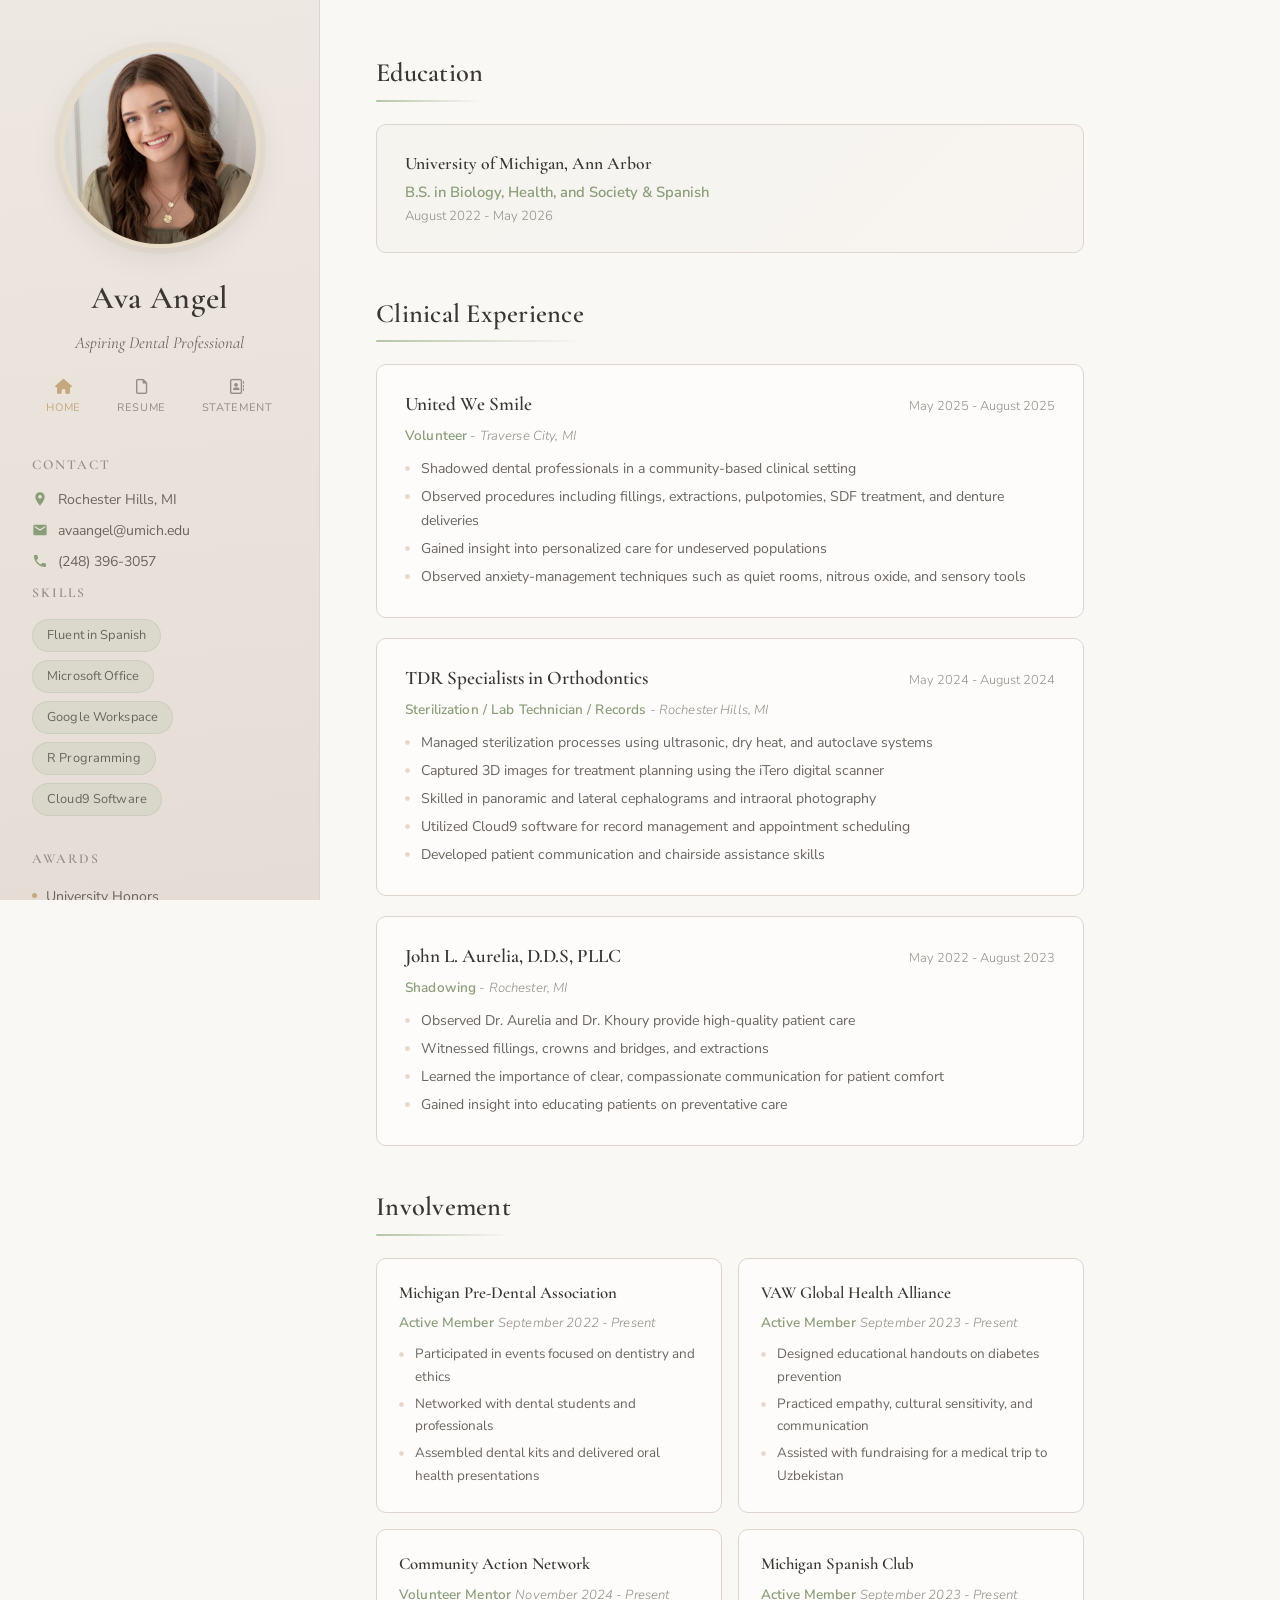
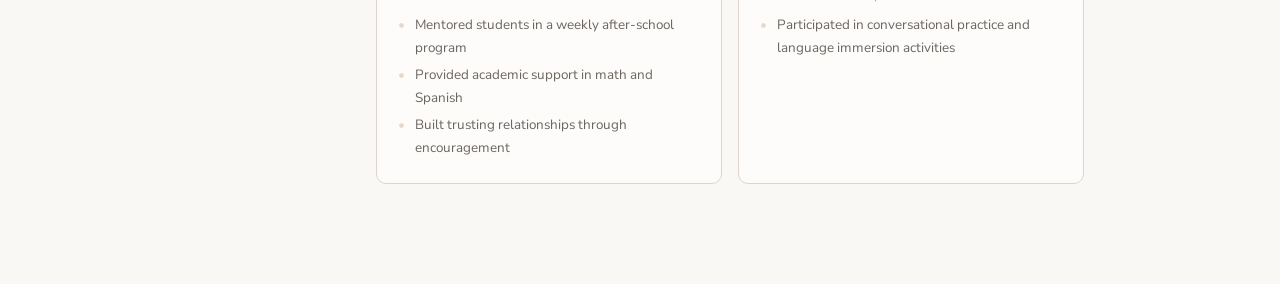
<file: index.html>
<!DOCTYPE html>
<html lang="en">
<head>
    <meta charset="UTF-8">
    <meta name="viewport" content="width=device-width, initial-scale=1.0">
    <title>Ava Angel</title>
    <link rel="preconnect" href="https://fonts.googleapis.com">
    <link rel="preconnect" href="https://fonts.gstatic.com" crossorigin>
    <link href="https://fonts.googleapis.com/css2?family=Cormorant+Garamond:ital,wght@0,400;0,500;0,600;0,700;1,400&family=Nunito+Sans:wght@300;400;600;700&display=swap" rel="stylesheet">
    <link rel="stylesheet" href="https://cdnjs.cloudflare.com/ajax/libs/font-awesome/6.5.2/css/all.min.css">
    <link href="style.css" rel="stylesheet">
</head>
<body>
    <div class="page-wrapper">
       <aside class="sidebar">
    <div class="headshot-wrapper">
        <img src="avaAngel.jpeg" alt="Ava Angel headshot">
    </div>
    <h1 class="sidebar-name">Ava Angel</h1>
    <p class="sidebar-tagline">Aspiring Dental Professional</p>

    <nav class="sidebar-nav">
        <a href="index.html" data-tooltip="Home">
            <i class="fa-solid fa-house"></i>
            Home
        </a>
        <a href="resume.html" data-tooltip="Resume">
            <i class="fa-regular fa-file"></i>
            Resume
        </a>
        <a href="personalStatement.html" data-tooltip="Statement of Purpose">
            <i class="fa-regular fa-address-book"></i>
            Statement
        </a>
    </nav>

    <div class="sidebar-divider"></div>

    <div class="contact-block">
        <h3>Contact</h3>
        <div class="contact-item">
            <svg class="contact-icon" viewBox="0 0 24 24" xmlns="http://www.w3.org/2000/svg"><path d="M12 2C8.13 2 5 5.13 5 9c0 5.25 7 13 7 13s7-7.75 7-13c0-3.87-3.13-7-7-7zm0 9.5A2.5 2.5 0 1 1 12 6a2.5 2.5 0 0 1 0 5.5z"/></svg>
            <span>Rochester Hills, MI</span>
        </div>
        <div class="contact-item">
            <svg class="contact-icon" viewBox="0 0 24 24" xmlns="http://www.w3.org/2000/svg"><path d="M20 4H4c-1.1 0-2 .9-2 2v12c0 1.1.9 2 2 2h16c1.1 0 2-.9 2-2V6c0-1.1-.9-2-2-2zm0 4l-8 5-8-5V6l8 5 8-5v2z"/></svg>
            <a href="mailto:avaangel@umich.edu">avaangel@umich.edu</a>
        </div>
        <div class="contact-item">
            <svg class="contact-icon" viewBox="0 0 24 24" xmlns="http://www.w3.org/2000/svg"><path d="M6.62 10.79a15.05 15.05 0 0 0 6.59 6.59l2.2-2.2a1 1 0 0 1 1.01-.24c1.12.37 2.33.57 3.58.57a1 1 0 0 1 1 1V20a1 1 0 0 1-1 1A17 17 0 0 1 3 4a1 1 0 0 1 1-1h3.5a1 1 0 0 1 1 1c0 1.25.2 2.46.57 3.58a1 1 0 0 1-.24 1.01l-2.2 2.2z"/></svg>
            <a href="tel:2483963057">(248) 396-3057</a>
        </div>

        <div class="sidebar-section">
            <h3>Skills</h3>
            <span class="skill-tag">Fluent in Spanish</span>
            <span class="skill-tag">Microsoft Office</span>
            <span class="skill-tag">Google Workspace</span>
            <span class="skill-tag">R Programming</span>
            <span class="skill-tag">Cloud9 Software</span>
        </div>

        <div class="sidebar-section">
            <h3>Awards</h3>
            <div class="award-item">University Honors</div>
        </div>

        <div class="sidebar-linkedin">
            <h3>Connect</h3>
            <a href="https://www.linkedin.com/in/ava-angel-bb029b403/" target="_blank" class="linkedin-link" data-tooltip="LinkedIn">
                <i class="fa-brands fa-linkedin"></i>
            </a>
        </div>
    </div>
</aside>

        <main class="main-content">

            <section class="section">
                <h2 class="section-title">Education</h2>
                <div class="education-card" style="margin-top: 16px">
                    <div class="edu-degree">University of Michigan, Ann Arbor</div>
                    <div class="edu-school"> B.S. in Biology, Health, and Society &amp; Spanish</div>
                    <div class="edu-date">August 2022 - May 2026</div>
                </div>
            </section>

            <section class="section">
                <h2 class="section-title">Clinical Experience</h2>

                <div class="experience-card" style="margin-top: 16px">
                    <div class="card-header">
                        <span class="card-title">United We Smile</span>
                        <span class="card-date"> May 2025 - August 2025</span>
                    </div>
                    <div class="card-role">Volunteer<span class="card-location"> - Traverse City, MI</span></div>
                    <ul class="card-details">
                        <li>Shadowed dental professionals in a community-based clinical setting</li>
                        <li>Observed procedures including fillings, extractions, pulpotomies, SDF treatment, and denture deliveries</li>
                        <li>Gained insight into personalized care for undeserved populations</li>
                        <li>Observed anxiety-management techniques such as quiet rooms, nitrous oxide, and sensory tools</li>
                    </ul>
                </div>

                <div class="experience-card">
                    <div class="card-header">
                        <span class="card-title">TDR Specialists in Orthodontics</span>
                        <span class="card-date"> May 2024 - August 2024</span>
                    </div>
                    <div class="card-role">Sterilization / Lab Technician / Records<span class="card-location"> - Rochester Hills, MI</span></div>
                    <ul class="card-details">
                        <li>Managed sterilization processes using ultrasonic, dry heat, and autoclave systems</li>
                        <li>Captured 3D images for treatment planning using the iTero digital scanner</li>
                        <li>Skilled in panoramic and lateral cephalograms and intraoral photography</li>
                        <li>Utilized Cloud9 software for record management and appointment scheduling</li>
                        <li>Developed patient communication and chairside assistance skills</li>
                    </ul>
                </div>

                <div class="experience-card">
                    <div class="card-header">
                        <span class="card-title">John L. Aurelia, D.D.S, PLLC</span>
                        <span class="card-date">May 2022 - August 2023</span>
                    </div>
                    <div class="card-role">Shadowing<span class="card-location"> - Rochester, MI</span></div>
                    <ul class="card-details">
                        <li>Observed Dr. Aurelia and Dr. Khoury provide high-quality patient care</li>
                        <li>Witnessed fillings, crowns and bridges, and extractions</li>
                        <li>Learned the importance of clear, compassionate communication for patient comfort</li>
                        <li>Gained insight into educating patients on preventative care</li>
                    </ul>
                </div>
            </section>

            <section class="section">
                <h2 class="section-title">Involvement</h2>
                <div class="involvement-grid" style="margin-top: 16px;">

                <div class="involvement-card">
                    <div class="card-header">
                        <span class="card-title">Michigan Pre-Dental Association</span>
                    </div>
                    <div class="card-role">Active Member <span class="card-location">September 2022 - Present</span></div>
                    <ul class="card-details">
                        <li>Participated in events focused on dentistry and ethics</li>
                        <li>Networked with dental students and professionals</li>
                        <li>Assembled dental kits and delivered oral health presentations</li>
                    </ul>
                </div>

                <div class="involvement-card">
                    <div class="card-header">
                        <span class="card-title">VAW Global Health Alliance</span>
                    </div>
                    <div class="card-role">Active Member <span class="card-location">September 2023 - Present</span></div>
                    <ul class="card-details">
                        <li>Designed educational handouts on diabetes prevention</li>
                        <li>Practiced empathy, cultural sensitivity, and communication</li>
                        <li>Assisted with fundraising for a medical trip to Uzbekistan</li>
                    </ul>
                </div>

                <div class="involvement-card">
                    <div class="card-header">
                        <span class="card-title">Community Action Network</span>
                    </div>
                    <div class="card-role">Volunteer Mentor <span class="card-location">November 2024 - Present</span></div>
                    <ul class="card-details">
                        <li>Mentored students in a weekly after-school program</li>
                        <li>Provided academic support in math and Spanish</li>
                        <li>Built trusting relationships through encouragement</li>
                    </ul>
                </div>

                <div class="involvement-card">
                    <div class="card-header">
                        <span class="card-title">Michigan Spanish Club</span>
                    </div>
                    <div class="card-role">Active Member <span class="card-location">September 2023 - Present</span></div>
                    <ul class="card-details">
                        <li>Participated in conversational practice and language immersion activities</li>
                    </ul>
                </div>

                </div>
            </section>
        </main>
    </div>

    <script>
        const links = document.querySelectorAll('.sidebar-nav a');
        links.forEach(link => {
            if (link.getAttribute('href') === location.pathname.split('/').pop() ||
               (location.pathname.endsWith('/') && link.getAttribute('href') === 'index.html')) {
                link.classList.add('active');
            }
        });
    </script>
</body>
</html>
</file>
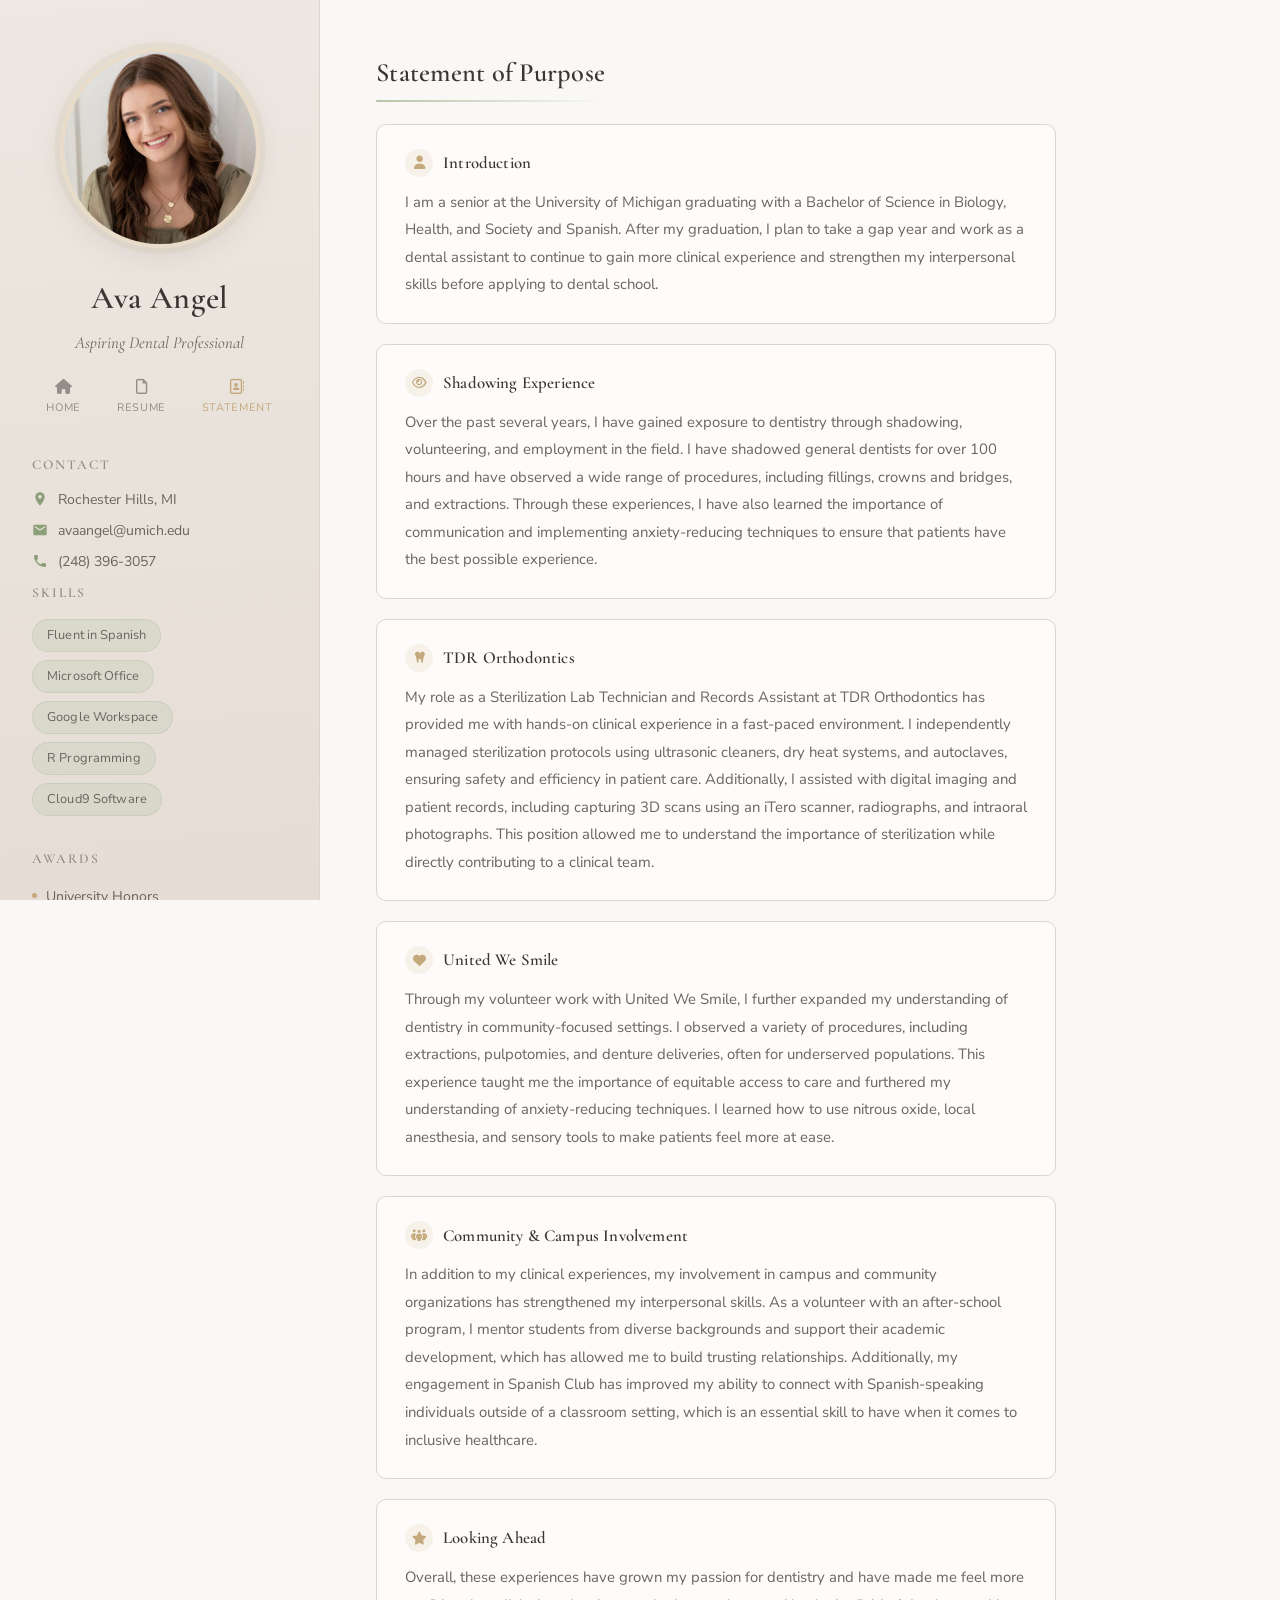
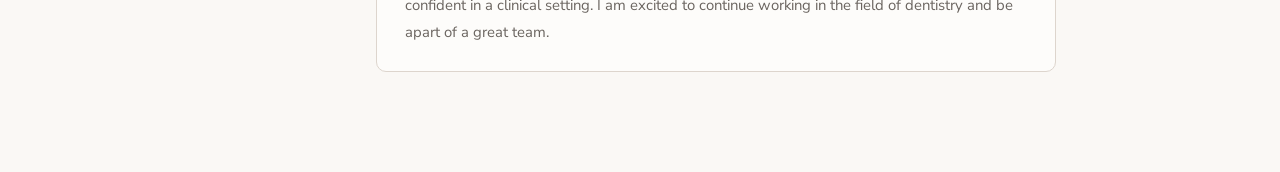
<file: personalStatement.html>
<!DOCTYPE html>
<html lang="en">
<head>
    <meta charset="UTF-8">
    <meta name="viewport" content="width=device-width, initial-scale=1.0">
    <title>Ava Angel — Personal Statement</title>
    <link rel="preconnect" href="https://fonts.googleapis.com">
    <link rel="preconnect" href="https://fonts.gstatic.com" crossorigin>
    <link href="https://fonts.googleapis.com/css2?family=Cormorant+Garamond:ital,wght@0,400;0,500;0,600;0,700;1,400&family=Nunito+Sans:wght@300;400;600;700&display=swap" rel="stylesheet">
    <link rel="stylesheet" href="https://cdnjs.cloudflare.com/ajax/libs/font-awesome/6.5.2/css/all.min.css">
    <link href="style.css" rel="stylesheet">
    <style>
        .statement-card {
            background: var(--warm-white);
            border: 1px solid var(--divider);
            border-radius: 10px;
            padding: 24px 28px;
            margin-bottom: 20px;
            max-width: 680px;
        }

        .statement-card-label {
            display: flex;
            align-items: center;
            gap: 10px;
            margin-bottom: 12px;
        }

        .statement-card-label i {
            font-size: 13px;
            color: var(--gold-accent);
            width: 28px;
            height: 28px;
            background: rgba(196, 169, 125, 0.12);
            border-radius: 50%;
            display: flex;
            align-items: center;
            justify-content: center;
            flex-shrink: 0;
        }

        .statement-card-label span {
            font-family: var(--font-display);
            font-size: 1.05rem;
            font-weight: 600;
            color: var(--text-primary);
            letter-spacing: 0.01em;
        }

        .statement-card p {
            font-size: 0.93rem;
            color: var(--text-secondary);
            line-height: 1.85;
        }
    </style>
</head>
<body>
    <div class="page-wrapper">
           <aside class="sidebar">
    <div class="headshot-wrapper">
        <img src="avaAngel.jpeg" alt="Ava Angel headshot">
    </div>
    <h1 class="sidebar-name">Ava Angel</h1>
    <p class="sidebar-tagline">Aspiring Dental Professional</p>

    <nav class="sidebar-nav">
        <a href="index.html" data-tooltip="Home">
            <i class="fa-solid fa-house"></i>
            Home
        </a>
        <a href="resume.html" data-tooltip="Resume">
            <i class="fa-regular fa-file"></i>
            Resume
        </a>
        <a href="personalStatement.html" data-tooltip="Statement of Purpose">
            <i class="fa-regular fa-address-book"></i>
            Statement
        </a>
    </nav>

    <div class="sidebar-divider"></div>

    <div class="contact-block">
        <h3>Contact</h3>
        <div class="contact-item">
            <svg class="contact-icon" viewBox="0 0 24 24" xmlns="http://www.w3.org/2000/svg"><path d="M12 2C8.13 2 5 5.13 5 9c0 5.25 7 13 7 13s7-7.75 7-13c0-3.87-3.13-7-7-7zm0 9.5A2.5 2.5 0 1 1 12 6a2.5 2.5 0 0 1 0 5.5z"/></svg>
            <span>Rochester Hills, MI</span>
        </div>
        <div class="contact-item">
            <svg class="contact-icon" viewBox="0 0 24 24" xmlns="http://www.w3.org/2000/svg"><path d="M20 4H4c-1.1 0-2 .9-2 2v12c0 1.1.9 2 2 2h16c1.1 0 2-.9 2-2V6c0-1.1-.9-2-2-2zm0 4l-8 5-8-5V6l8 5 8-5v2z"/></svg>
            <a href="mailto:avaangel@umich.edu">avaangel@umich.edu</a>
        </div>
        <div class="contact-item">
            <svg class="contact-icon" viewBox="0 0 24 24" xmlns="http://www.w3.org/2000/svg"><path d="M6.62 10.79a15.05 15.05 0 0 0 6.59 6.59l2.2-2.2a1 1 0 0 1 1.01-.24c1.12.37 2.33.57 3.58.57a1 1 0 0 1 1 1V20a1 1 0 0 1-1 1A17 17 0 0 1 3 4a1 1 0 0 1 1-1h3.5a1 1 0 0 1 1 1c0 1.25.2 2.46.57 3.58a1 1 0 0 1-.24 1.01l-2.2 2.2z"/></svg>
            <a href="tel:2483963057">(248) 396-3057</a>
        </div>

        <div class="sidebar-section">
            <h3>Skills</h3>
            <span class="skill-tag">Fluent in Spanish</span>
            <span class="skill-tag">Microsoft Office</span>
            <span class="skill-tag">Google Workspace</span>
            <span class="skill-tag">R Programming</span>
            <span class="skill-tag">Cloud9 Software</span>
        </div>

        <div class="sidebar-section">
            <h3>Awards</h3>
            <div class="award-item">University Honors</div>
        </div>

        <div class="sidebar-linkedin">
            <h3>Connect</h3>
            <a href="https://www.linkedin.com/in/ava-angel-bb029b403/" target="_blank" class="linkedin-link" data-tooltip="LinkedIn">
                <i class="fa-brands fa-linkedin"></i>
            </a>
        </div>
    </div>
</aside>

        <main class="main-content">
            <section class="section">
                <h2 class="section-title">Statement of Purpose</h2>

                <div class="statement-card" style="margin-top: 16px;">
                    <div class="statement-card-label">
                        <i class="fa-solid fa-user"></i>
                        <span>Introduction</span>
                    </div>
                    <p>I am a senior at the University of Michigan graduating with a Bachelor of Science in Biology, Health, and Society and Spanish. After my graduation, I plan to take a gap year and work as a dental assistant to continue to gain more clinical experience and strengthen my interpersonal skills before applying to dental school.</p>
                </div>

                <div class="statement-card">
                    <div class="statement-card-label">
                        <i class="fa-regular fa-eye"></i>
                        <span>Shadowing Experience</span>
                    </div>
                    <p>Over the past several years, I have gained exposure to dentistry through shadowing, volunteering, and employment in the field. I have shadowed general dentists for over 100 hours and have observed a wide range of procedures, including fillings, crowns and bridges, and extractions. Through these experiences, I have also learned the importance of communication and implementing anxiety-reducing techniques to ensure that patients have the best possible experience.</p>
                </div>

                <div class="statement-card">
                    <div class="statement-card-label">
                        <i class="fa-solid fa-tooth"></i>
                        <span>TDR Orthodontics</span>
                    </div>
                    <p>My role as a Sterilization Lab Technician and Records Assistant at TDR Orthodontics has provided me with hands-on clinical experience in a fast-paced environment. I independently managed sterilization protocols using ultrasonic cleaners, dry heat systems, and autoclaves, ensuring safety and efficiency in patient care. Additionally, I assisted with digital imaging and patient records, including capturing 3D scans using an iTero scanner, radiographs, and intraoral photographs. This position allowed me to understand the importance of sterilization while directly contributing to a clinical team.</p>
                </div>

                <div class="statement-card">
                    <div class="statement-card-label">
                        <i class="fa-solid fa-heart"></i>
                        <span>United We Smile</span>
                    </div>
                    <p>Through my volunteer work with United We Smile, I further expanded my understanding of dentistry in community-focused settings. I observed a variety of procedures, including extractions, pulpotomies, and denture deliveries, often for underserved populations. This experience taught me the importance of equitable access to care and furthered my understanding of anxiety-reducing techniques. I learned how to use nitrous oxide, local anesthesia, and sensory tools to make patients feel more at ease.</p>
                </div>

                <div class="statement-card">
                    <div class="statement-card-label">
                        <i class="fa-solid fa-people-group"></i>
                        <span>Community & Campus Involvement</span>
                    </div>
                    <p>In addition to my clinical experiences, my involvement in campus and community organizations has strengthened my interpersonal skills. As a volunteer with an after-school program, I mentor students from diverse backgrounds and support their academic development, which has allowed me to build trusting relationships. Additionally, my engagement in Spanish Club has improved my ability to connect with Spanish-speaking individuals outside of a classroom setting, which is an essential skill to have when it comes to inclusive healthcare.</p>
                </div>

                <div class="statement-card">
                    <div class="statement-card-label">
                        <i class="fa-solid fa-star"></i>
                        <span>Looking Ahead</span>
                    </div>
                    <p>Overall, these experiences have grown my passion for dentistry and have made me feel more confident in a clinical setting. I am excited to continue working in the field of dentistry and be apart of a great team.</p>
                </div>

            </section>
        </main>
    </div>

    <script>
        const links = document.querySelectorAll('.sidebar-nav a');
        links.forEach(link => {
            if (link.getAttribute('href') === location.pathname.split('/').pop() ||
               (location.pathname.endsWith('/') && link.getAttribute('href') === 'index.html')) {
                link.classList.add('active');
            }
        });
    </script>
</body>
</html>
</file>
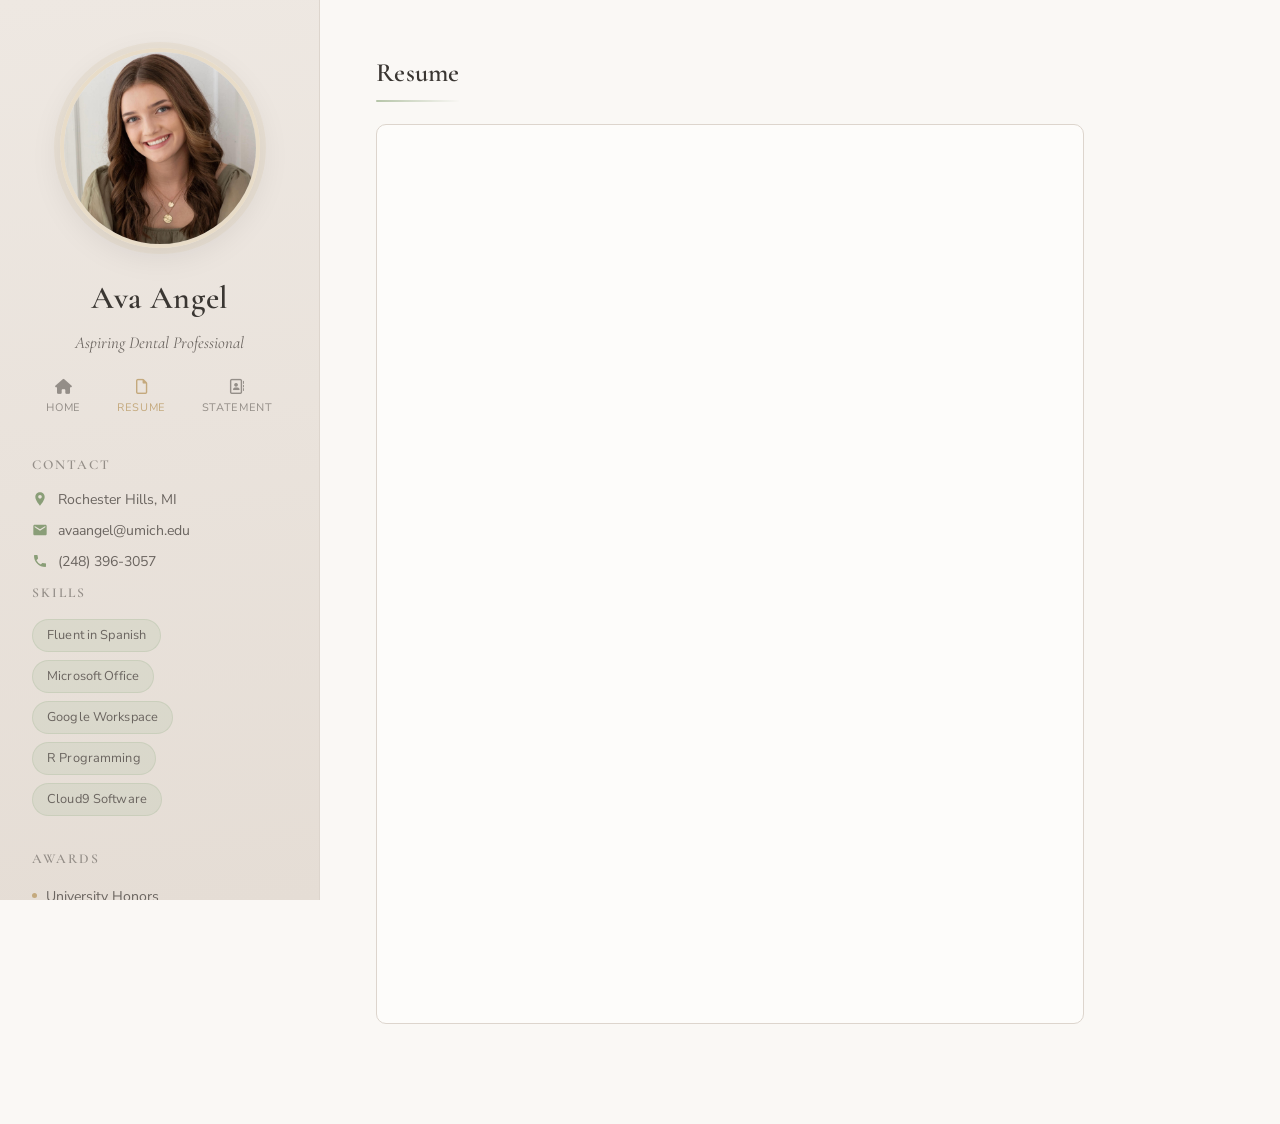
<file: resume.html>
<!DOCTYPE html>
<html lang="en">
<head>
    <meta charset="UTF-8">
    <meta name="viewport" content="width=device-width, initial-scale=1.0">
    <title>Ava Angel</title>
    <link rel="preconnect" href="https://fonts.googleapis.com">
    <link rel="preconnect" href="https://fonts.gstatic.com" crossorigin>
    <link href="https://fonts.googleapis.com/css2?family=Cormorant+Garamond:ital,wght@0,400;0,500;0,600;0,700;1,400&family=Nunito+Sans:wght@300;400;600;700&display=swap" rel="stylesheet">
    <link rel="stylesheet" href="https://cdnjs.cloudflare.com/ajax/libs/font-awesome/6.5.2/css/all.min.css">
    <link href="style.css" rel="stylesheet">
    <style>
        .resume-wrapper {
            display: flex;
            flex-direction: column;
            gap: 20px;
            max-width: 720px;
        }

        .resume-embed {
            width: 100%;
            height: 900px;
            border: 1px solid var(--divider);
            border-radius: 10px;
            overflow: hidden;
            background: var(--warm-white);
        }

        .resume-embed iframe {
            width: 100%;
            height: 100%;
            border: none;
            display: block;
        }
    </style>
</head>
<body>
    <div class="page-wrapper">
           <aside class="sidebar">
    <div class="headshot-wrapper">
        <img src="avaAngel.jpeg" alt="Ava Angel headshot">
    </div>
    <h1 class="sidebar-name">Ava Angel</h1>
    <p class="sidebar-tagline">Aspiring Dental Professional</p>

    <nav class="sidebar-nav">
        <a href="index.html" data-tooltip="Home">
            <i class="fa-solid fa-house"></i>
            Home
        </a>
        <a href="resume.html" data-tooltip="Resume">
            <i class="fa-regular fa-file"></i>
            Resume
        </a>
        <a href="personalStatement.html" data-tooltip="Statement of Purpose">
            <i class="fa-regular fa-address-book"></i>
            Statement
        </a>
    </nav>

    <div class="sidebar-divider"></div>

    <div class="contact-block">
        <h3>Contact</h3>
        <div class="contact-item">
            <svg class="contact-icon" viewBox="0 0 24 24" xmlns="http://www.w3.org/2000/svg"><path d="M12 2C8.13 2 5 5.13 5 9c0 5.25 7 13 7 13s7-7.75 7-13c0-3.87-3.13-7-7-7zm0 9.5A2.5 2.5 0 1 1 12 6a2.5 2.5 0 0 1 0 5.5z"/></svg>
            <span>Rochester Hills, MI</span>
        </div>
        <div class="contact-item">
            <svg class="contact-icon" viewBox="0 0 24 24" xmlns="http://www.w3.org/2000/svg"><path d="M20 4H4c-1.1 0-2 .9-2 2v12c0 1.1.9 2 2 2h16c1.1 0 2-.9 2-2V6c0-1.1-.9-2-2-2zm0 4l-8 5-8-5V6l8 5 8-5v2z"/></svg>
            <a href="mailto:avaangel@umich.edu">avaangel@umich.edu</a>
        </div>
        <div class="contact-item">
            <svg class="contact-icon" viewBox="0 0 24 24" xmlns="http://www.w3.org/2000/svg"><path d="M6.62 10.79a15.05 15.05 0 0 0 6.59 6.59l2.2-2.2a1 1 0 0 1 1.01-.24c1.12.37 2.33.57 3.58.57a1 1 0 0 1 1 1V20a1 1 0 0 1-1 1A17 17 0 0 1 3 4a1 1 0 0 1 1-1h3.5a1 1 0 0 1 1 1c0 1.25.2 2.46.57 3.58a1 1 0 0 1-.24 1.01l-2.2 2.2z"/></svg>
            <a href="tel:2483963057">(248) 396-3057</a>
        </div>

        <div class="sidebar-section">
            <h3>Skills</h3>
            <span class="skill-tag">Fluent in Spanish</span>
            <span class="skill-tag">Microsoft Office</span>
            <span class="skill-tag">Google Workspace</span>
            <span class="skill-tag">R Programming</span>
            <span class="skill-tag">Cloud9 Software</span>
        </div>

        <div class="sidebar-section">
            <h3>Awards</h3>
            <div class="award-item">University Honors</div>
        </div>

        <div class="sidebar-linkedin">
            <h3>Connect</h3>
            <a href="https://www.linkedin.com/in/ava-angel-bb029b403/" target="_blank" class="linkedin-link" data-tooltip="LinkedIn">
                <i class="fa-brands fa-linkedin"></i>
            </a>
        </div>
    </div>
</aside>

        <main class="main-content">
            <section class="section">
                <h2 class="section-title">Resume</h2>

                <div class="resume-wrapper" style="margin-top: 16px;">
                    <div class="resume-embed">
                        <iframe src="resume.pdf"></iframe>
                    </div>
                </div>
            </section>
        </main>
    </div>

    <script>
        const links = document.querySelectorAll('.sidebar-nav a');
        links.forEach(link => {
            if (link.getAttribute('href') === location.pathname.split('/').pop() ||
               (location.pathname.endsWith('/') && link.getAttribute('href') === 'index.html')) {
                link.classList.add('active');
            }
        });
    </script>
</body>
</html>
</file>
<file: style.css>
/* ── Reset & Variables ── */
*, *::before, *::after {
  margin: 0;
  padding: 0;
  box-sizing: border-box;
}

:root {
  --sage: #b5c4a8;
  --sage-light: #dce5d4;
  --sage-dark: #8a9e78;
  --blush: #e8d5cf;
  --blush-light: #f5ece8;
  --cream: #faf8f5;
  --warm-white: #fdfcfa;
  --text-primary: #3a3632;
  --text-secondary: #6b6560;
  --text-muted: #948e88;
  --gold-accent: #c4a97d;
  --gold-light: #e8dcc8;
  --sidebar-bg: #eee8e2;
  --divider: #ddd5cd;
  --font-display: 'Cormorant Garamond', Georgia, serif;
  --font-body: 'Nunito Sans', 'Segoe UI', sans-serif;
}

html {
  scroll-behavior: smooth;
}

body {
  font-family: var(--font-body);
  background-color: var(--cream);
  color: var(--text-primary);
  line-height: 1.65;
  font-size: 15px;
  font-weight: 400;
  min-height: 100vh;
}

/* ── Page Wrapper ── */
.page-wrapper {
  display: flex;
  min-height: 100vh;
}

/* ── Sidebar ── */
.sidebar {
  width: 320px;
  min-width: 320px;
  background: linear-gradient(175deg, var(--sidebar-bg) 0%, #e5ddd5 100%);
  padding: 48px 32px 40px;
  display: flex;
  flex-direction: column;
  align-items: center;
  border-right: 1px solid var(--divider);
  position: sticky;
  top: 0;
  height: 100vh;
  overflow-y: auto;
}

/* ── Headshot ── */
.headshot-wrapper {
  width: 200px;
  height: 200px;
  border-radius: 50%;
  overflow: hidden;
  border: 4px solid var(--gold-light);
  box-shadow:
    0 0 0 6px rgba(196, 169, 125, 0.12),
    0 8px 32px rgba(0, 0, 0, 0.08);
  margin-bottom: 24px;
  flex-shrink: 0;
}

.headshot-wrapper img {
  width: 100%;
  height: 120%;
  object-fit: cover;
  display: block;
}

/* ── Sidebar Name ── */
.sidebar-name {
  font-family: var(--font-display);
  font-size: 2rem;
  font-weight: 600;
  color: var(--text-primary);
  text-align: center;
  letter-spacing: 0.02em;
  margin-bottom: 4px;
}

.sidebar-tagline {
  font-family: var(--font-display);
  font-size: 1.05rem;
  font-weight: 400;
  font-style: italic;
  color: var(--text-secondary);
  text-align: center;
  margin-bottom: 2px;
}

/* ── Sidebar Nav ── */
.sidebar-nav {
  display: flex;
  gap: 20px;
  justify-content: center;
  margin: 14px 0 4px;
}

.sidebar-nav a {
  display: flex;
  flex-direction: column;
  align-items: center;
  gap: 5px;
  text-decoration: none;
  color: var(--text-muted);
  font-size: 0.68rem;
  font-weight: 400;
  letter-spacing: 0.06em;
  text-transform: uppercase;
  padding: 6px 8px;
  border-radius: 8px;
  transition: color 0.2s ease;
  position: relative;
}

.sidebar-nav a:hover,
.sidebar-nav a.active {
  color: var(--gold-accent);
}

.sidebar-nav a i {
  font-size: 15px;
}

/* ── Sidebar Nav Tooltip ── */
.sidebar-nav a::after {
  content: attr(data-tooltip);
  position: absolute;
  bottom: calc(100% + 8px);
  left: 50%;
  transform: translateX(-50%) translateY(4px);
  background: var(--text-primary);
  color: var(--cream);
  font-size: 0.72rem;
  font-weight: 400;
  letter-spacing: 0.03em;
  padding: 5px 10px;
  border-radius: 6px;
  white-space: nowrap;
  opacity: 0;
  pointer-events: none;
  transition: opacity 0.2s ease, transform 0.2s ease;
}

.sidebar-nav a:hover::after {
  opacity: 1;
  transform: translateX(-50%) translateY(0);
}

/* ── Sidebar Divider ── */
.sidebar-divider {
  width: 50px;
  height: 1px;
  background: var(--gold-accent);
  margin: 0 auto 28px;
  opacity: 0.6;
}

/* ── Contact Block ── */
.contact-block {
  width: 100%;
  margin-bottom: 28px;
}

.contact-block h3 {
  font-family: var(--font-display);
  font-size: 0.85rem;
  font-weight: 600;
  text-transform: uppercase;
  letter-spacing: 0.15em;
  color: var(--text-muted);
  margin-bottom: 12px;
}

.contact-item {
  display: flex;
  align-items: flex-start;
  gap: 10px;
  margin-bottom: 10px;
  font-size: 0.88rem;
  color: var(--text-secondary);
  line-height: 1.5;
}

.contact-icon {
  width: 16px;
  height: 16px;
  flex-shrink: 0;
  margin-top: 2px;
  fill: var(--sage-dark);
}

.contact-item a {
  color: var(--text-secondary);
  text-decoration: none;
  transition: color 0.2s ease;
}

.contact-item a:hover {
  color: var(--gold-accent);
}

/* ── Sidebar Skills ── */
.sidebar-section {
  width: 100%;
  margin-bottom: 24px;
}

.sidebar-section h3 {
  font-family: var(--font-display);
  font-size: 0.85rem;
  font-weight: 600;
  text-transform: uppercase;
  letter-spacing: 0.15em;
  color: var(--text-muted);
  margin-bottom: 14px;
}

.skill-tag {
  display: inline-block;
  background: rgba(181, 196, 168, 0.25);
  border: 1px solid rgba(181, 196, 168, 0.45);
  color: var(--text-secondary);
  padding: 5px 14px;
  border-radius: 20px;
  font-size: 0.8rem;
  font-weight: 400;
  margin: 0 6px 8px 0;
  letter-spacing: 0.01em;
}

/* ── Awards ── */
.award-item {
  font-size: 0.88rem;
  color: var(--text-secondary);
  margin-bottom: 6px;
  padding-left: 14px;
  position: relative;
}

.award-item::before {
  content: '';
  position: absolute;
  left: 0;
  top: 8px;
  width: 5px;
  height: 5px;
  background: var(--gold-accent);
  border-radius: 50%;
}

/* ── LinkedIn ── */
.sidebar-linkedin {
  width: 100%;
  margin-top: 4px;
}

.sidebar-linkedin h3 {
  font-family: var(--font-display);
  font-size: 0.85rem;
  font-weight: 600;
  text-transform: uppercase;
  letter-spacing: 0.15em;
  color: var(--text-muted);
  margin-bottom: 12px;
}

.linkedin-link {
  display: flex;
  align-items: center;
  gap: 10px;
  text-decoration: none;
  color: var(--text-secondary);
  font-size: 0.88rem;
  transition: color 0.2s ease;
}

.linkedin-link i {
  font-size: 16px;
  color: var(--sage-dark);
  transition: color 0.2s ease;
}

.linkedin-link:hover {
  color: var(--gold-accent);
}

.linkedin-link:hover i {
  color: var(--gold-accent);
}

/* ── Main Content ── */
.main-content {
  flex: 1;
  padding: 52px 56px 60px;
  max-width: 820px;
}

/* ── Section Header ── */
.section {
  margin-bottom: 40px;
}

.section-title {
  font-family: var(--font-display);
  font-size: 1.65rem;
  font-weight: 600;
  color: var(--text-primary);
  letter-spacing: 0.01em;
  margin-bottom: 6px;
  position: relative;
  display: inline-block;
}

.section-title::after {
  content: '';
  display: block;
  width: 100%;
  height: 2px;
  background: linear-gradient(90deg, var(--sage), transparent);
  margin-top: 4px;
  border-radius: 2px;
}

/* ── Introduction ── */
.intro-text {
  font-size: 0.95rem;
  color: var(--text-secondary);
  line-height: 1.75;
  max-width: 640px;
}

/* ── Experience Card ── */
.experience-card {
  background: var(--warm-white);
  border: 1px solid var(--divider);
  border-radius: 10px;
  padding: 24px 28px;
  margin-bottom: 20px;
  transition: box-shadow 0.3s ease, transform 0.2s ease;
}

.card-header {
  display: flex;
  justify-content: space-between;
  align-items: baseline;
  flex-wrap: wrap;
  gap: 4px;
  margin-bottom: 4px;
}

.card-title {
  font-family: var(--font-display);
  font-size: 1.2rem;
  font-weight: 600;
  color: var(--text-primary);
}

.card-date {
  font-size: 0.8rem;
  color: var(--text-muted);
  font-weight: 300;
  white-space: nowrap;
}

.card-role {
  font-size: 0.85rem;
  color: var(--sage-dark);
  font-weight: 600;
  margin-bottom: 10px;
  letter-spacing: 0.01em;
}

.card-location {
  font-size: 0.82rem;
  color: var(--text-muted);
  font-weight: 300;
  font-style: italic;
}

.card-details {
  list-style: none;
  padding: 0;
}

.card-details li {
  font-size: 0.88rem;
  color: var(--text-secondary);
  line-height: 1.7;
  padding-left: 16px;
  position: relative;
  margin-bottom: 4px;
}

.card-details li::before {
  content: '';
  position: absolute;
  left: 0;
  top: 9px;
  width: 5px;
  height: 5px;
  background: var(--blush);
  border-radius: 50%;
  border: 1px solid var(--gold-light);
}

/* ── Education Card ── */
.education-card {
  background: linear-gradient(135deg, rgba(181, 196, 168, 0.08), rgba(232, 213, 207, 0.1));
  border: 1px solid var(--divider);
  border-radius: 10px;
  padding: 24px 28px;
}

.edu-degree {
  font-family: var(--font-display);
  font-size: 1.1rem;
  font-weight: 600;
  color: var(--text-primary);
  margin-bottom: 2px;
}

.edu-school {
  font-size: 0.92rem;
  color: var(--sage-dark);
  font-weight: 600;
  margin-bottom: 2px;
}

.edu-date {
  font-size: 0.82rem;
  color: var(--text-muted);
  font-weight: 300;
}

/* ── Involvement Section ── */
.involvement-grid {
  display: grid;
  grid-template-columns: 1fr 1fr;
  gap: 16px;
}

.involvement-card {
  background: var(--warm-white);
  border: 1px solid var(--divider);
  border-radius: 10px;
  padding: 20px 22px;
  transition: box-shadow 0.3s ease;
}

.involvement-card .card-title {
  font-size: 1.05rem;
  margin-bottom: 2px;
}

.involvement-card .card-role {
  margin-bottom: 8px;
}

.involvement-card .card-details li {
  font-size: 0.84rem;
}

/* ── Footer ── */
.page-footer {
  text-align: center;
  padding: 20px 0 0;
  font-size: 0.78rem;
  color: var(--text-muted);
  font-weight: 300;
  letter-spacing: 0.03em;
}

/* ── Responsive ── */
@media (max-width: 900px) {
  .page-wrapper {
    flex-direction: column;
  }

  .sidebar {
    width: 100%;
    min-width: unset;
    position: relative;
    height: auto;
    flex-direction: row;
    flex-wrap: wrap;
    justify-content: center;
    padding: 32px 24px;
    gap: 0 32px;
    border-right: none;
    border-bottom: 1px solid var(--divider);
  }

  .headshot-wrapper {
    width: 120px;
    height: 120px;
    margin-bottom: 16px;
  }

  .sidebar-name { font-size: 1.6rem; }

  .main-content {
    padding: 32px 24px 40px;
  }

  .involvement-grid {
    grid-template-columns: 1fr;
  }
}
</file>
